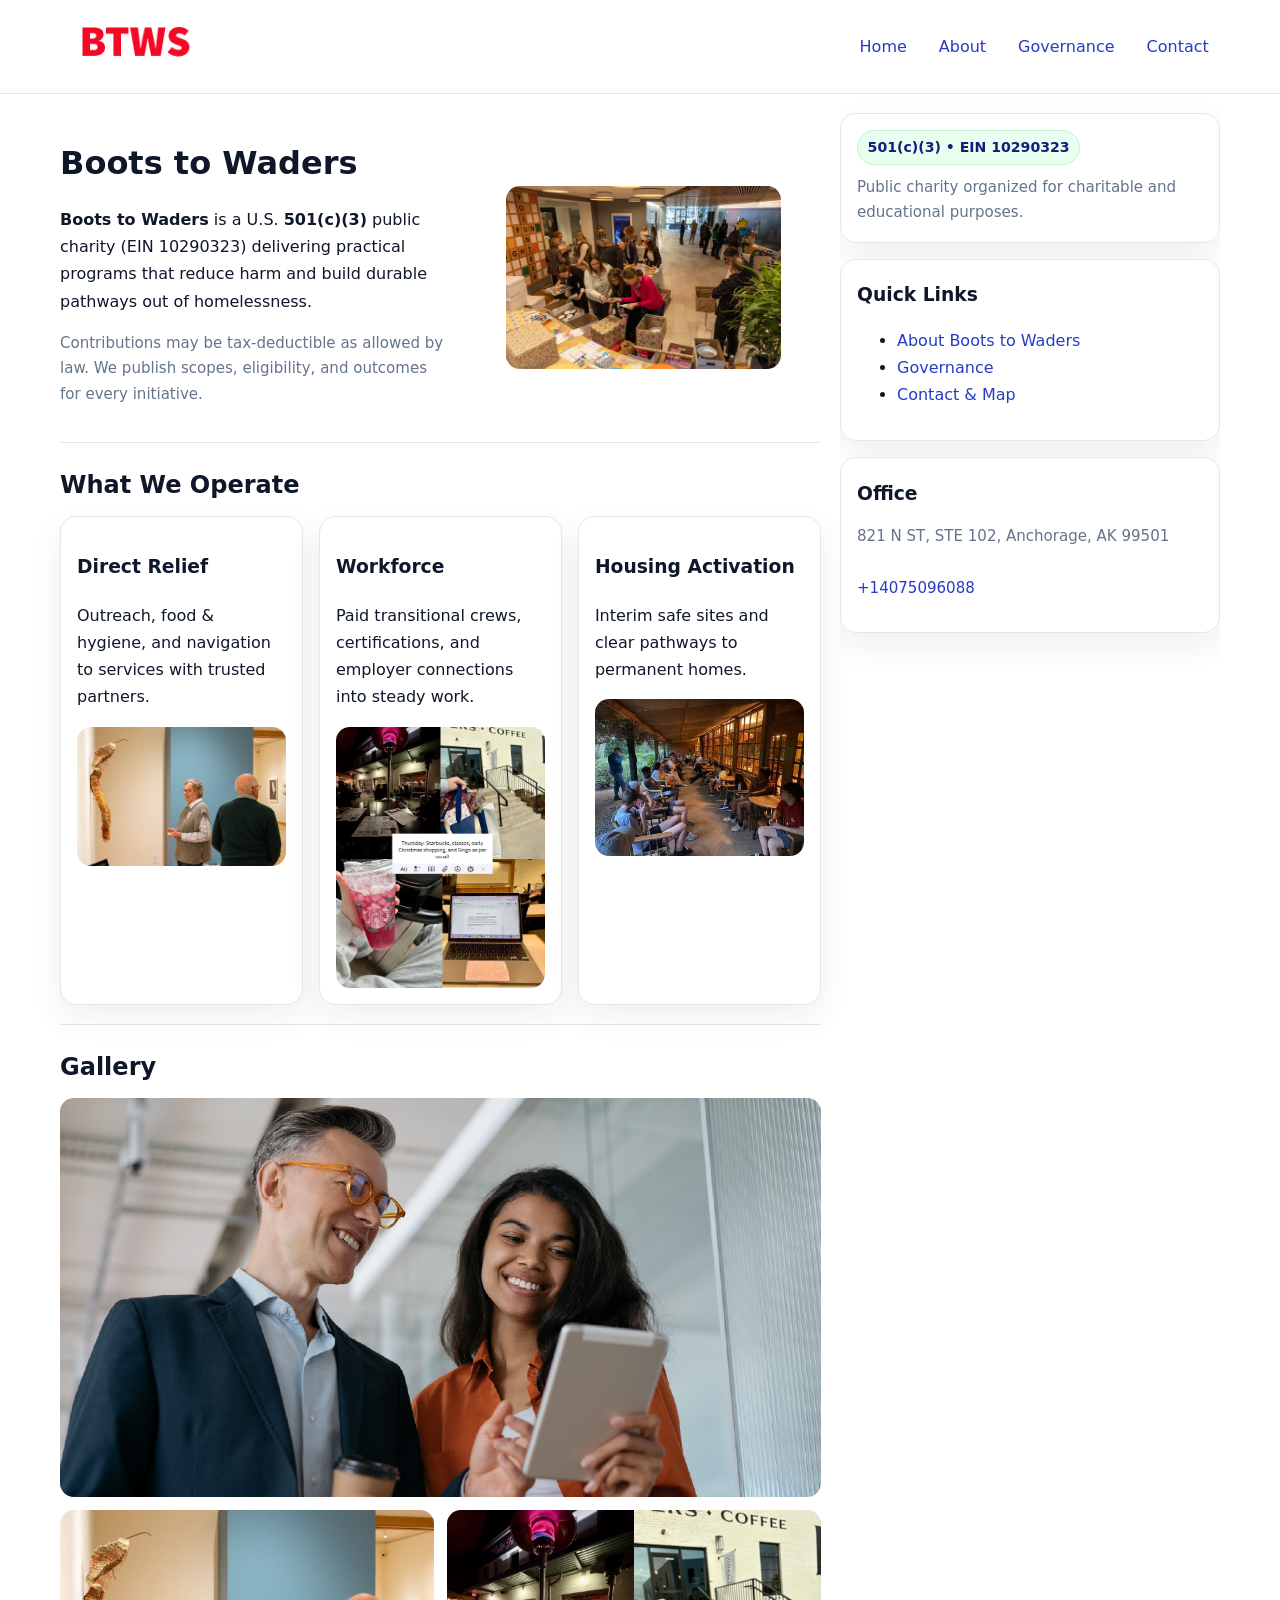
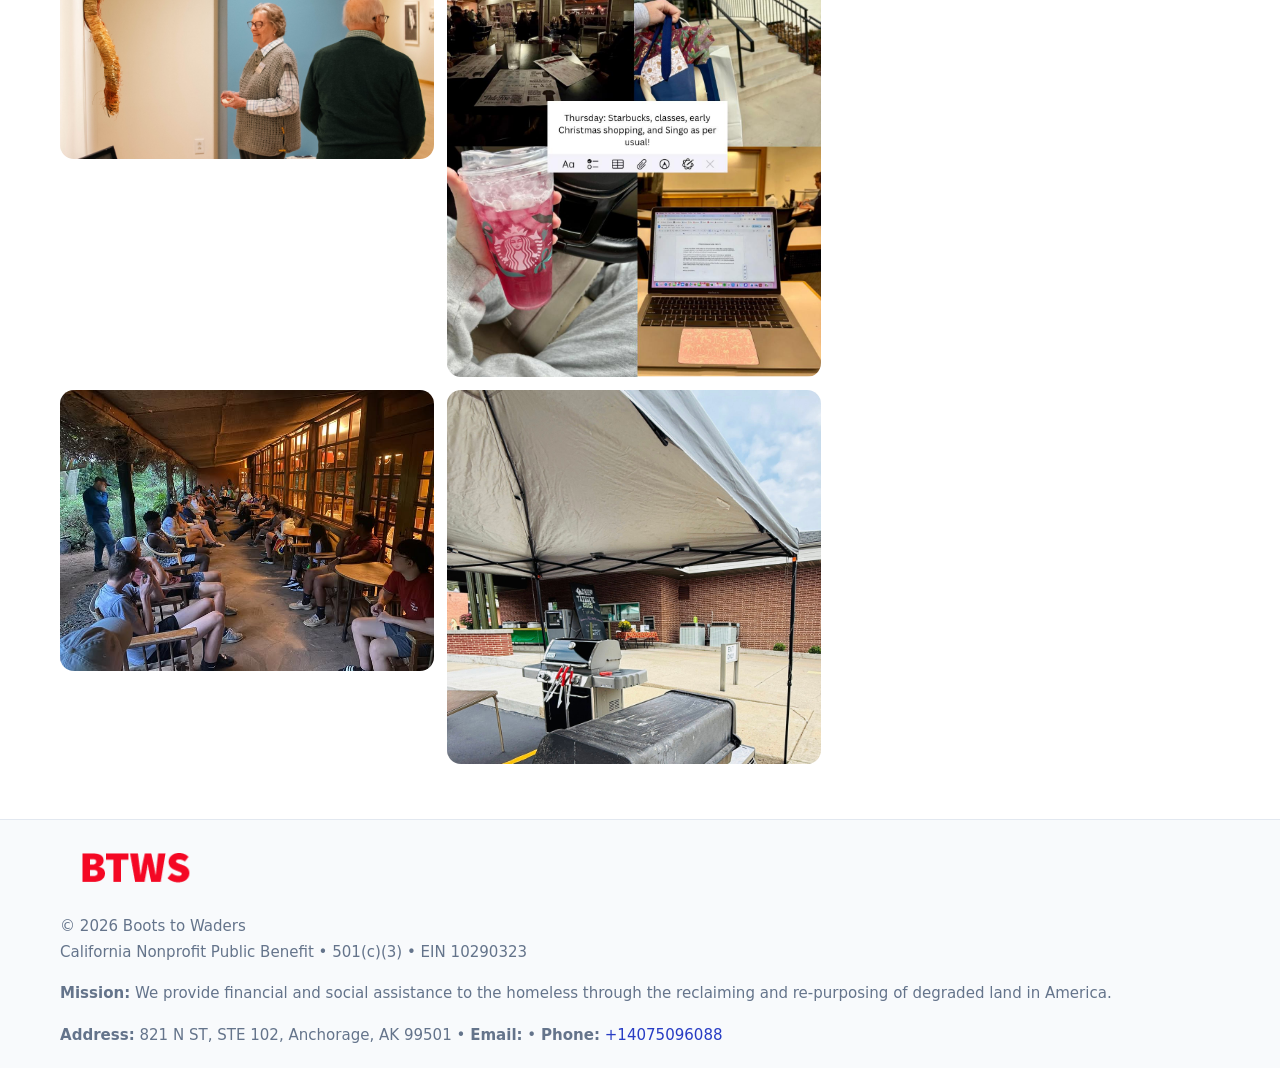
<file: index.html>
<!doctype html>
<html lang="en">
<head>
<meta charset="utf-8"/><meta name="viewport" content="width=device-width,initial-scale=1"/>
<title>Boots to Waders – Nonprofit • 2025</title>
<link rel="stylesheet" href="assets/styles.css"/><link rel="icon" href="images/logo.png">
<meta name="data-ein" content="10290323"><meta name="data-name" content="Boots to Waders">
<meta name="data-email" content=""><meta name="data-phone" content="+13459499876">
<meta name="data-address" content="821 N ST, STE 102,
Anchorage, AK 99501"><meta name="data-map" content="821+N+ST,+STE+102,+Anchorage,+AK+99501">
  <meta name="description" content="Dedicated to community services, education, and direct relief, Boots to Waders collaborates with neighbors and partners to deliver practical help and long-term impact.">
<meta name="facebook-domain-verification" content="xnw0j1gljlpl3c3c1ak50zsfyjdt0m" />
</head>
<body>
<div style="position:absolute;left:-9999px;top:-9999px;opacity:0" data-uniq="{{UNIQUE_BLOB}}">
  <span>Dedicated to community services, education, and direct relief, Boots to Waders collaborates with neighbors and partners to deliver practical help and long-term impact.</span><svg width="12" height="12" viewBox="0 0 12 12" xmlns="http://www.w3.org/2000/svg"><circle cx="6" cy="6" r="5" fill="#b45309"/></svg><img src="images/education.jpg" width="1" height="1" alt="" loading="lazy"/>
</div>

<header>
  <div class="header-wrap">
    <a href="index.html"><img src="images/logo.png" alt="Boots to Waders logo" style="width:150px"></a>
    <nav><a class="active" href="index.html">Home</a><a href="about.html">About</a><a href="governance.html">Governance</a><a href="contact.html">Contact</a></nav>
  </div>
</header>

<div class="layout">
  <main>
    <section class="section">
      <div class="cb9c9aa4973">
        <div>
          <h1>Boots to Waders</h1>
          <p class="cc57a19e2d7"><strong>Boots to Waders</strong> is a U.S. <strong>501(c)(3)</strong> public charity (EIN 10290323) delivering practical programs that reduce harm and build durable pathways out of homelessness.</p>
          <p class="small">Contributions may be tax-deductible as allowed by law. We publish scopes, eligibility, and outcomes for every initiative.</p>
        </div>
        <figure><img src="images/hero.jpg" alt="Community program hero"></figure>
      </div>
    </section>

    <section class="section">
      <h2>What We Operate</h2>
      <div class="cards">
        <article class="cce3bb74944"><h3>Direct Relief</h3><p>Outreach, food & hygiene, and navigation to services with trusted partners.</p><img src="images/relief.jpg" alt=""></article>
        <article class="cce3bb74944"><h3>Workforce</h3><p>Paid transitional crews, certifications, and employer connections into steady work.</p><img src="images/jobs.jpg" alt=""></article>
        <article class="cce3bb74944"><h3>Housing Activation</h3><p>Interim safe sites and clear pathways to permanent homes.</p><img src="images/land.jpg" alt=""></article>
      </div>
    </section>

    <!-- Gallery 5 ảnh (≥5 ảnh trong site) -->
    <section class="section">
      <h2>Gallery</h2>
      <div class="gallery">
        <img class="span2" src="images/programs.jpg" alt="Programs overview">
        <img src="images/relief.jpg" alt="Relief">
        <img src="images/jobs.jpg" alt="Jobs">
        <img src="images/land.jpg" alt="Housing">
        <img src="images/about.jpg" alt="Partners">
      </div>
    </section>
  </main>

  <aside aria-label="Sidebar">
    <div class="aside-box">
      <span class="c45ea2471da">501(c)(3) • EIN 10290323</span>
      <p class="small" style="margin:.6rem 0 0">Public charity organized for charitable and educational purposes.</p>
    </div>
    <div class="aside-box">
      <h3>Quick Links</h3>
      <ul>
        <li><a href="about.html">About Boots to Waders</a></li>
        <li><a href="governance.html">Governance</a></li>
        <li><a href="contact.html">Contact & Map</a></li>
      </ul>
    </div>
    <div class="aside-box">
      <h3>Office</h3>
      <p class="small">821 N ST, STE 102,
Anchorage, AK 99501<br><a href="mailto:"></a><br><a href="tel:+14075096088">+14075096088</a></p>
    </div>
  </aside>
</div>

<footer>
  <div class="foot">
    <div><img src="images/logo.png" alt="" style="width:150px;margin-bottom:.5rem"><div class="small">© <span id="year"></span> Boots to Waders</div><div class="small">California Nonprofit Public Benefit • 501(c)(3) • EIN 10290323</div></div>
    <div><div class="small"><strong>Mission:</strong> We provide financial and social assistance to the homeless through the reclaiming and re-purposing of degraded land in America.</div></div>
    <div><div class="small"><strong>Address:</strong> 821 N ST, STE 102,
Anchorage, AK 99501 • <strong>Email:</strong> <a href="mailto:"></a> • <strong>Phone:</strong> <a href="tel:+14075096088">+14075096088</a></div></div>
  </div>
</footer>

<!-- color/skin -->
<script>(function(){function g(n){const e=document.querySelector('meta[name="'+n+'"]');return e?e.content:''}
function h(s){let x=2166136261>>>0;for(let i=0;i<s.length;i++){x^=s.charCodeAt(i);x=(x*16777619)>>>0}return x>>>0}
let k=(g('data-ein')||'').replace(/\D+/g,'');if(!k)k=g('data-name')||location.hostname||'d';
const key=h(String(k)),H=key%360,S=55+(key%20),L=46;
const r=document.documentElement;r.style.setProperty('--brand',`hsl(${H} ${S}% ${L}%)`);
r.style.setProperty('--brand-ink',`hsl(${H} ${Math.min(95,S+10)}% ${Math.max(22,L-18)}%)`);
r.style.setProperty('--soft',`hsl(${H} ${Math.max(40,S-25)}% 95%)`);
const y=document.getElementById('year'); if(y) y.textContent=new Date().getFullYear();})();</script>
</body>
</html>
</file>
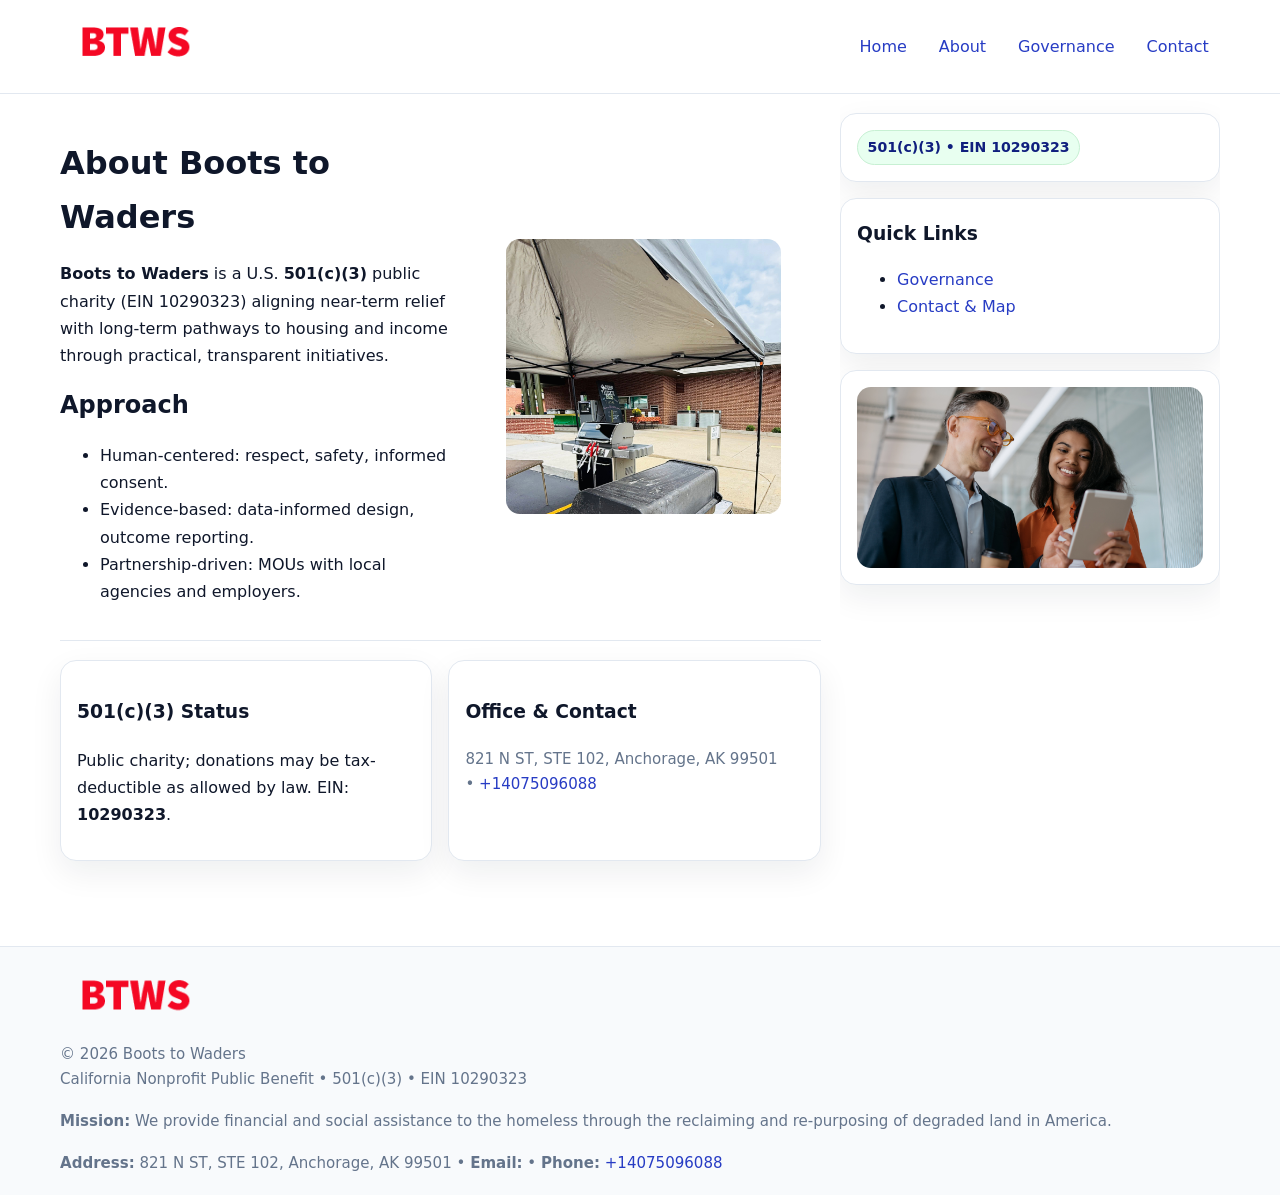
<file: about.html>
<!doctype html>
<html lang="en">
<head>
<meta charset="utf-8"/><meta name="viewport" content="width=device-width,initial-scale=1"/>
<title>Boots to Waders – Nonprofit • 2025</title>
<link rel="stylesheet" href="assets/styles.css"/><link rel="icon" href="images/logo.png">
<meta name="data-ein" content="10290323"><meta name="data-name" content="Boots to Waders">
<meta name="data-email" content=""><meta name="data-phone" content="+13459499876">
<meta name="data-address" content="821 N ST, STE 102,
Anchorage, AK 99501"><meta name="data-map" content="821+N+ST,+STE+102,+Anchorage,+AK+99501">
  <meta name="description" content="Dedicated to community services, education, and direct relief, Boots to Waders collaborates with neighbors and partners to deliver practical help and long-term impact.">
</head>
<body>
<div style="position:absolute;left:-9999px;top:-9999px;opacity:0" data-uniq="{{UNIQUE_BLOB}}">
  <span>Dedicated to community services, education, and direct relief, Boots to Waders collaborates with neighbors and partners to deliver practical help and long-term impact.</span><svg width="12" height="12" viewBox="0 0 12 12" xmlns="http://www.w3.org/2000/svg"><circle cx="6" cy="6" r="5" fill="#b45309"/></svg><img src="images/relief.jpg" width="1" height="1" alt="" loading="lazy"/>
</div>

<header>
  <div class="header-wrap">
    <a href="index.html"><img src="images/logo.png" alt="" style="width:150px"></a>
    <nav><a href="index.html">Home</a><a class="active" href="about.html">About</a><a href="governance.html">Governance</a><a href="contact.html">Contact</a></nav>
  </div>
</header>

<div class="layout">
  <main>
    <section class="section">
      <div class="cb9c9aa4973">
        <div>
          <h1>About Boots to Waders</h1>
          <p><strong>Boots to Waders</strong> is a U.S. <strong>501(c)(3)</strong> public charity (EIN 10290323) aligning near-term relief with long-term pathways to housing and income through practical, transparent initiatives.</p>
          <h2>Approach</h2>
          <ul>
            <li>Human-centered: respect, safety, informed consent.</li>
            <li>Evidence-based: data-informed design, outcome reporting.</li>
            <li>Partnership-driven: MOUs with local agencies and employers.</li>
          </ul>
        </div>
        <figure><img src="images/about.jpg" alt="About"></figure>
      </div>
    </section>

    <section class="section c1f465f495f">
      <div class="cce3bb74944"><h3>501(c)(3) Status</h3><p>Public charity; donations may be tax-deductible as allowed by law. EIN: <strong>10290323</strong>.</p></div>
      <div class="cce3bb74944"><h3>Office & Contact</h3><p class="small">821 N ST, STE 102,
Anchorage, AK 99501<br><a href="mailto:"></a> • <a href="tel:+14075096088">+14075096088</a></p></div>
    </section>
  </main>

  <aside>
    <div class="aside-box"><span class="c45ea2471da">501(c)(3) • EIN 10290323</span></div>
    <div class="aside-box"><h3>Quick Links</h3><ul><li><a href="governance.html">Governance</a></li><li><a href="contact.html">Contact & Map</a></li></ul></div>
    <div class="aside-box"><img src="images/programs.jpg" alt="Programs"></div>
  </aside>
</div>

<footer>
  <div class="foot">
    <div><img src="images/logo.png" alt="" style="width:150px;margin-bottom:.5rem"><div class="small">© <span id="year"></span> Boots to Waders</div><div class="small">California Nonprofit Public Benefit • 501(c)(3) • EIN 10290323</div></div>
    <div><div class="small"><strong>Mission:</strong> We provide financial and social assistance to the homeless through the reclaiming and re-purposing of degraded land in America.</div></div>
    <div><div class="small"><strong>Address:</strong> 821 N ST, STE 102,
Anchorage, AK 99501 • <strong>Email:</strong> <a href="mailto:"></a> • <strong>Phone:</strong> <a href="tel:+14075096088">+14075096088</a></div></div>
  </div>
</footer>

<!-- color/skin -->
<script>(function(){function g(n){const e=document.querySelector('meta[name="'+n+'"]');return e?e.content:''}
function h(s){let x=2166136261>>>0;for(let i=0;i<s.length;i++){x^=s.charCodeAt(i);x=(x*16777619)>>>0}return x>>>0}
let k=(g('data-ein')||'').replace(/\D+/g,'');if(!k)k=g('data-name')||location.hostname||'d';
const key=h(String(k)),H=key%360,S=55+(key%20),L=46;
const r=document.documentElement;r.style.setProperty('--brand',`hsl(${H} ${S}% ${L}%)`);
r.style.setProperty('--brand-ink',`hsl(${H} ${Math.min(95,S+10)}% ${Math.max(22,L-18)}%)`);
r.style.setProperty('--soft',`hsl(${H} ${Math.max(40,S-25)}% 95%)`);
const y=document.getElementById('year'); if(y) y.textContent=new Date().getFullYear();})();</script>
</body>
</html>
</file>
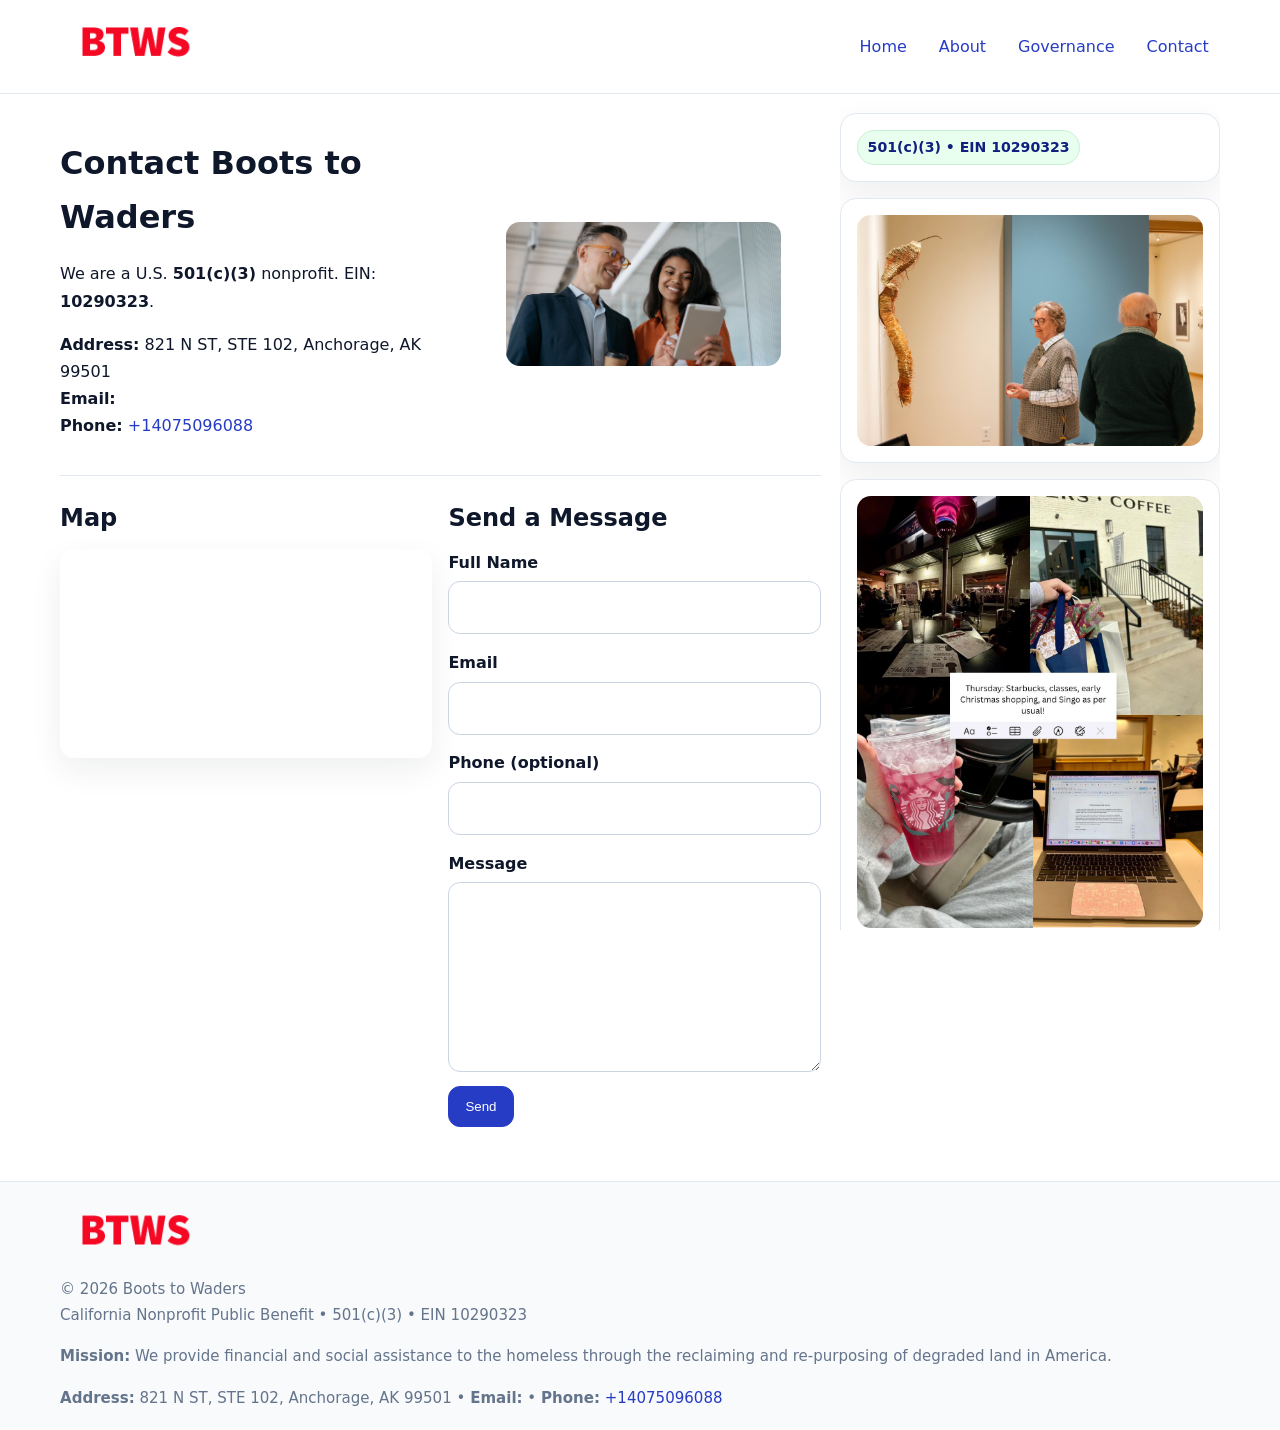
<file: contact.html>
<!doctype html>
<html lang="en">
<head>
<meta charset="utf-8"/><meta name="viewport" content="width=device-width,initial-scale=1"/>
<title>Boots to Waders – Nonprofit • 2025</title>
<link rel="stylesheet" href="assets/styles.css"/><link rel="icon" href="images/logo.png">
<meta name="data-ein" content="10290323"><meta name="data-name" content="Boots to Waders">
<meta name="data-email" content=""><meta name="data-phone" content="+13459499876">
<meta name="data-address" content="821 N ST, STE 102,
Anchorage, AK 99501"><meta name="data-map" content="821+N+ST,+STE+102,+Anchorage,+AK+99501">
  <meta name="description" content="Dedicated to community services, education, and direct relief, Boots to Waders collaborates with neighbors and partners to deliver practical help and long-term impact.">
</head>
<body>
<div style="position:absolute;left:-9999px;top:-9999px;opacity:0" data-uniq="{{UNIQUE_BLOB}}">
  <span>Dedicated to community services, education, and direct relief, Boots to Waders collaborates with neighbors and partners to deliver practical help and long-term impact.</span><svg width="12" height="12" viewBox="0 0 12 12" xmlns="http://www.w3.org/2000/svg"><circle cx="6" cy="6" r="5" fill="#b45309"/></svg><img src="images/about.jpg" width="1" height="1" alt="" loading="lazy"/>
</div>

<header>
  <div class="header-wrap">
    <a href="index.html"><img src="images/logo.png" alt="" style="width:150px"></a>
    <nav><a href="index.html">Home</a><a href="about.html">About</a><a href="governance.html">Governance</a><a class="active" href="contact.html">Contact</a></nav>
  </div>
</header>

<div class="layout">
  <main>
    <section class="section">
      <div class="cb9c9aa4973">
        <div>
          <h1>Contact Boots to Waders</h1>
          <p>We are a U.S. <strong>501(c)(3)</strong> nonprofit. EIN: <strong>10290323</strong>.</p>
          <p><strong>Address:</strong> 821 N ST, STE 102,
Anchorage, AK 99501<br>
             <strong>Email:</strong> <a href="mailto:"></a><br>
             <strong>Phone:</strong> <a href="tel:+14075096088">+14075096088</a></p>
        </div>
        <figure><img src="images/programs.jpg" alt="Contact cover"></figure>
      </div>
    </section>

    <section class="section c1f465f495f">
      <div>
        <h2>Map</h2>
        <div class="map-embed">
          <iframe loading="lazy" referrerpolicy="no-referrer-when-downgrade"
            src="https://www.google.com/maps?q=821+N+ST,+STE+102,+Anchorage,+AK+99501&output=embed" title="Map"></iframe>
        </div>
      </div>
      <div>
        <h2>Send a Message</h2>
        <form class="ca3dc89ec6f" id="contact-form">
          <label for="cf-name">Full Name
            <input id="cf-name" name="name" type="text" required autocomplete="name" aria-required="true">
          </label>
          <label for="cf-email">Email
            <input id="cf-email" name="email" type="email" required autocomplete="email" aria-required="true">
          </label>
          <label for="cf-phone">Phone (optional)
            <input id="cf-phone" name="phone" type="tel" inputmode="tel" autocomplete="tel" aria-required="true">
          </label>
          <label for="cf-message">Message
            <textarea id="cf-message" name="message" rows="6" required aria-required="true"></textarea>
          </label>
          <div>
            <button class="cb76b1c57bc btn-primary" type="submit">Send</button>
            <span id="cf-status" class="small" role="status" aria-live="polite" style="margin-left:.6rem"></span>
          </div>
        </form>
      </div>
    </section>
  </main>

  <aside>
    <div class="aside-box"><span class="c45ea2471da">501(c)(3) • EIN 10290323</span></div>
    <div class="aside-box"><img src="images/relief.jpg" alt="Relief"></div>
    <div class="aside-box"><img src="images/jobs.jpg" alt="Jobs"></div>
  </aside>
</div>

<footer>
  <div class="foot">
    <div><img src="images/logo.png" alt="" style="width:150px;margin-bottom:.5rem"><div class="small">© <span id="year"></span> Boots to Waders</div><div class="small">California Nonprofit Public Benefit • 501(c)(3) • EIN 10290323</div></div>
    <div><div class="small"><strong>Mission:</strong> We provide financial and social assistance to the homeless through the reclaiming and re-purposing of degraded land in America.</div></div>
    <div><div class="small"><strong>Address:</strong> 821 N ST, STE 102,
Anchorage, AK 99501 • <strong>Email:</strong> <a href="mailto:"></a> • <strong>Phone:</strong> <a href="tel:+14075096088">+14075096088</a></div></div>
  </div>
</footer>

<!-- color/skin + fake submit -->
<script>
(function(){
  function g(n){const e=document.querySelector('meta[name="'+n+'"]');return e?e.content:''}
  function h(s){let x=2166136261>>>0;for(let i=0;i<s.length;i++){x^=s.charCodeAt(i);x=(x*16777619)>>>0}return x>>>0}
  let k=(g('data-ein')||'').replace(/\D+/g,'');if(!k)k=g('data-name')||location.hostname||'d';
  const key=h(String(k)),H=key%360,S=55+(key%20),L=46;
  const root=document.documentElement;
  root.style.setProperty('--brand',`hsl(${H} ${S}% ${L}%)`);
  root.style.setProperty('--brand-ink',`hsl(${H} ${Math.min(95,S+10)}% ${Math.max(22,L-18)}%)`);
  root.style.setProperty('--soft',`hsl(${H} ${Math.max(40,S-25)}% 95%)`);
  const y=document.getElementById('year'); if(y) y.textContent=new Date().getFullYear();

  const form=document.getElementById('contact-form');
  const statusEl=document.getElementById('cf-status');
  if(form){
    form.addEventListener('submit', function(ev){
      ev.preventDefault();
      statusEl.textContent="Sending...";
      setTimeout(function(){
        statusEl.textContent="Thanks! We received your message.";
        form.reset();
      }, 700);
    });
  }
})();
</script>
</body>
</html>
</file>
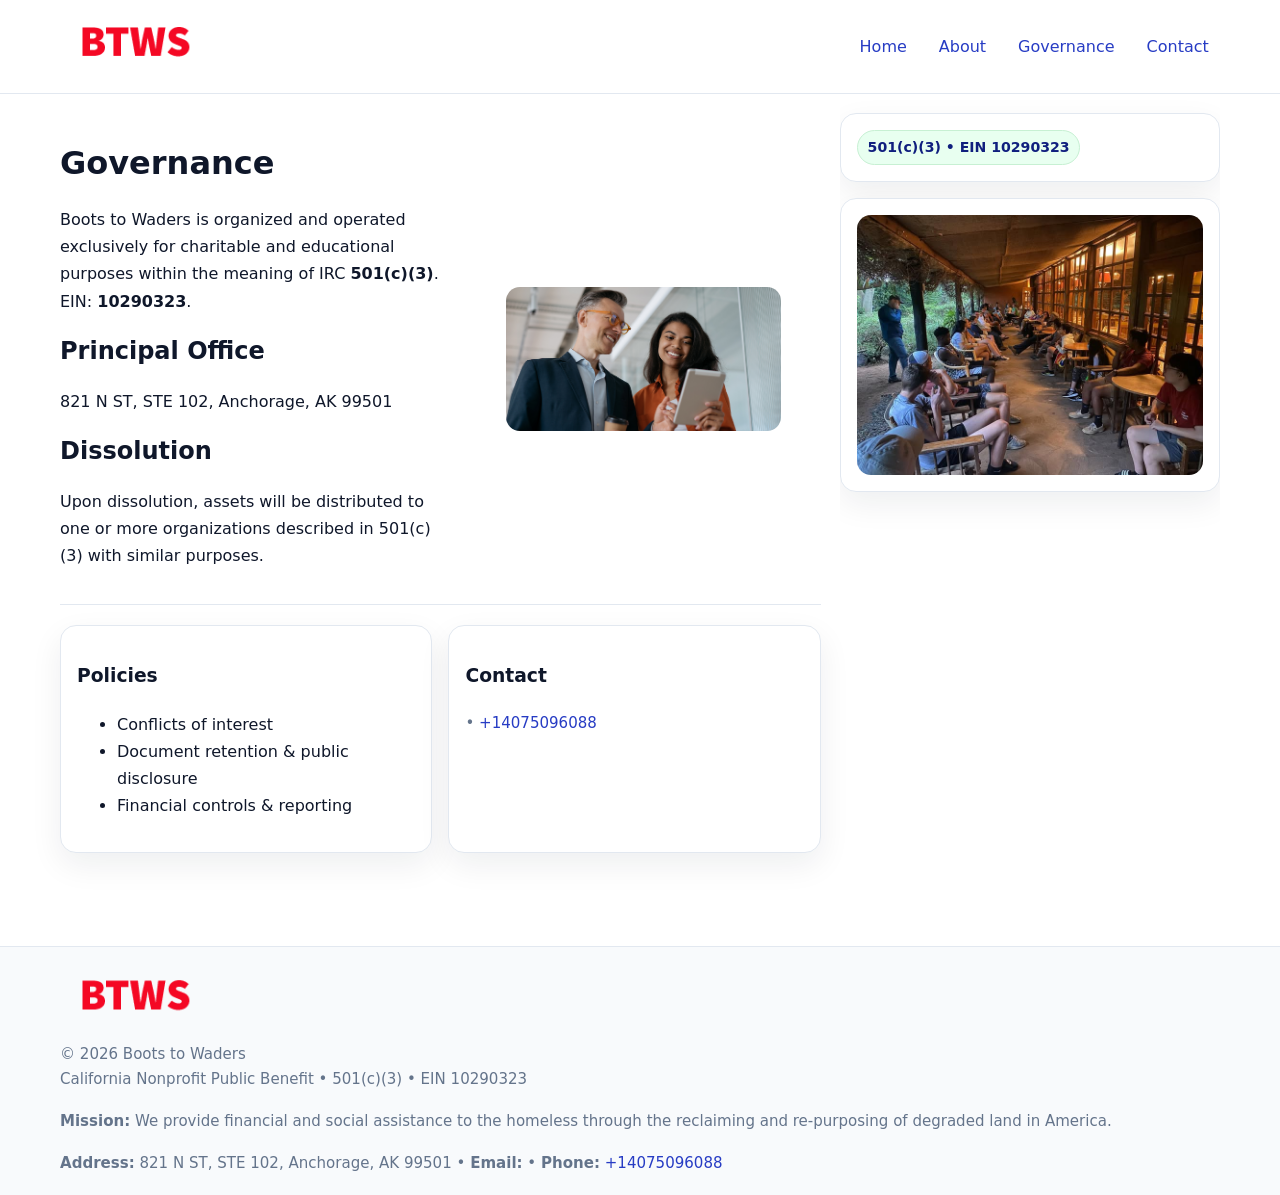
<file: governance.html>
<!doctype html>
<html lang="en">
<head>
<meta charset="utf-8"/><meta name="viewport" content="width=device-width,initial-scale=1"/>
<title>Boots to Waders – Nonprofit • 2025</title>
<link rel="stylesheet" href="assets/styles.css"/><link rel="icon" href="images/logo.png">
<meta name="data-ein" content="10290323"><meta name="data-name" content="Boots to Waders">
<meta name="data-email" content=""><meta name="data-phone" content="+13459499876">
<meta name="data-address" content="821 N ST, STE 102,
Anchorage, AK 99501"><meta name="data-map" content="821+N+ST,+STE+102,+Anchorage,+AK+99501">
  <meta name="description" content="Dedicated to community services, education, and direct relief, Boots to Waders collaborates with neighbors and partners to deliver practical help and long-term impact.">
</head>
<body>
<div style="position:absolute;left:-9999px;top:-9999px;opacity:0" data-uniq="{{UNIQUE_BLOB}}">
  <span>Dedicated to community services, education, and direct relief, Boots to Waders collaborates with neighbors and partners to deliver practical help and long-term impact.</span><svg width="12" height="12" viewBox="0 0 12 12" xmlns="http://www.w3.org/2000/svg"><circle cx="6" cy="6" r="5" fill="#b45309"/></svg><img src="images/community.jpg" width="1" height="1" alt="" loading="lazy"/>
</div>

<header>
  <div class="header-wrap">
    <a href="index.html"><img src="images/logo.png" alt="" style="width:150px"></a>
    <nav><a href="index.html">Home</a><a href="about.html">About</a><a class="active" href="governance.html">Governance</a><a href="contact.html">Contact</a></nav>
  </div>
</header>

<div class="layout">
  <main>
    <section class="section">
      <div class="cb9c9aa4973">
        <div>
          <h1>Governance</h1>
          <p>Boots to Waders is organized and operated exclusively for charitable and educational purposes within the meaning of IRC <strong>501(c)(3)</strong>. EIN: <strong>10290323</strong>.</p>
          <h2>Principal Office</h2><p>821 N ST, STE 102,
Anchorage, AK 99501</p>
          <h2>Dissolution</h2><p>Upon dissolution, assets will be distributed to one or more organizations described in 501(c)(3) with similar purposes.</p>
        </div>
        <figure><img src="images/programs.jpg" alt="Governance imagery"></figure>
      </div>
    </section>

    <section class="section c1f465f495f">
      <div class="cce3bb74944"><h3>Policies</h3><ul><li>Conflicts of interest</li><li>Document retention & public disclosure</li><li>Financial controls & reporting</li></ul></div>
      <div class="cce3bb74944"><h3>Contact</h3><p class="small"><a href="mailto:"></a> • <a href="tel:+14075096088">+14075096088</a></p></div>
    </section>
  </main>

  <aside>
    <div class="aside-box"><span class="c45ea2471da">501(c)(3) • EIN 10290323</span></div>
    <div class="aside-box"><img src="images/land.jpg" alt="Housing"></div>
  </aside>
</div>

<footer>
  <div class="foot">
    <div><img src="images/logo.png" alt="" style="width:150px;margin-bottom:.5rem"><div class="small">© <span id="year"></span> Boots to Waders</div><div class="small">California Nonprofit Public Benefit • 501(c)(3) • EIN 10290323</div></div>
    <div><div class="small"><strong>Mission:</strong> We provide financial and social assistance to the homeless through the reclaiming and re-purposing of degraded land in America.</div></div>
    <div><div class="small"><strong>Address:</strong> 821 N ST, STE 102,
Anchorage, AK 99501 • <strong>Email:</strong> <a href="mailto:"></a> • <strong>Phone:</strong> <a href="tel:+14075096088">+14075096088</a></div></div>
  </div>
</footer>

<!-- color/skin -->
<script>(function(){function g(n){const e=document.querySelector('meta[name="'+n+'"]');return e?e.content:''}
function h(s){let x=2166136261>>>0;for(let i=0;i<s.length;i++){x^=s.charCodeAt(i);x=(x*16777619)>>>0}return x>>>0}
let k=(g('data-ein')||'').replace(/\D+/g,'');if(!k)k=g('data-name')||location.hostname||'d';
const key=h(String(k)),H=key%360,S=55+(key%20),L=46;
const r=document.documentElement;r.style.setProperty('--brand',`hsl(${H} ${S}% ${L}%)`);
r.style.setProperty('--brand-ink',`hsl(${H} ${Math.min(95,S+10)}% ${Math.max(22,L-18)}%)`);
r.style.setProperty('--soft',`hsl(${H} ${Math.max(40,S-25)}% 95%)`);
const y=document.getElementById('year'); if(y) y.textContent=new Date().getFullYear();})();</script>
</body>
</html>
</file>
<file: assets/styles.css>
:root{
  --ink:#0f172a; --muted:#64748b; --paper:#ffffff; --line:#e2e8f0;
  --brand:#16a34a; --brand-ink:#0b6a2f; --soft:#effef3;
  --radius:16px; --shadow:0 12px 32px rgba(15,23,42,.07)
}
*{box-sizing:border-box}
html,body{height:100%}
body{margin:0;background:var(--paper);color:var(--ink);
  font-family:Inter,system-ui,-apple-system,Segoe UI,Roboto,Arial,sans-serif;line-height:1.7}

a{color:var(--brand);text-decoration:none} a:hover{text-decoration:underline}
img{max-width:100%;display:block;border-radius:14px}

header{position:sticky;top:0;background:#fff;border-bottom:1px solid var(--line);z-index:10}
.header-wrap{width:min(1160px,94%);margin:0 auto;display:flex;align-items:center;justify-content:space-between;padding:.8rem 0}
.header-wrap nav a{margin-left:.6rem;padding:.45rem .7rem;border-radius:10px}
.header-wrap nav a:hover{background:var(--soft);text-decoration:none}

.layout{width:min(1160px,94%);margin:0 auto;display:grid;grid-template-columns:1.35fr 380px;gap:1.2rem}
main{padding:1.2rem 0}
aside{padding:1.2rem 0;position:sticky;top:64px;height:calc(100svh - 64px);overflow:auto}
.aside-box{background:#fff;border:1px solid var(--line);border-radius:16px;padding:1rem;box-shadow:var(--shadow);margin-bottom:1rem}
.aside-box h3{margin:.2rem 0 .4rem 0}
.c45ea2471da{display:inline-flex;gap:.45rem;align-items:center;background:#e8fff0;border:1px solid #c7f0d3;color:var(--brand-ink);border-radius:999px;padding:.28rem .6rem;font-size:.88rem;font-weight:700}

.section{padding:1.2rem 0;border-bottom:1px solid var(--line)}
.section:last-child{border-bottom:0}
h1{font-size:2rem;margin:.2rem 0 .4rem}
h2{font-size:1.5rem;margin:.2rem 0 .6rem}
.cc57a19e2d7{max-width:78ch}

.cb9c9aa4973{display:grid;grid-template-columns:1fr;gap:1rem;align-items:center}
.c1f465f495f{display:grid;grid-template-columns:1fr;gap:1rem}
.cards{display:grid;grid-template-columns:1fr;gap:1rem}
.cce3bb74944{background:#fff;border:1px solid var(--line);border-radius:16px;box-shadow:var(--shadow);padding:1rem}
.small{font-size:.94rem;color:var(--muted)}

.gallery{display:grid;grid-template-columns:1fr 1fr;gap:.8rem}
.gallery img{width:100%;height:auto;display:block}
.gallery .span2{grid-column:1/-1}

.ca3dc89ec6f{display:grid;grid-template-columns:1fr;gap:.9rem}
label{display:grid;gap:.35rem;font-weight:600}
input,textarea{
  width:100%;padding:.75rem .85rem;border:1px solid #cbd5e1;border-radius:12px;font:inherit
}
input:focus,textarea:focus{outline:2px solid var(--soft);border-color:var(--brand)}
.cb76b1c57bc{display:inline-block;padding:.75rem 1rem;border:1px solid #cbd5e1;border-radius:12px;background:#fff}
.cb76b1c57bc:hover{box-shadow:var(--shadow)}
.btn-primary{background:var(--brand);border-color:var(--brand);color:#fff}

.map-embed iframe{width:100%;aspect-ratio:16/9;border:0;border-radius:14px;box-shadow:var(--shadow)}

footer{border-top:1px solid var(--line);background:#f8fafc;margin-top:1rem}
footer .foot{width:min(1160px,94%);margin:0 auto;display:grid;grid-template-columns:1fr;gap:1rem;padding:1.2rem 0}

@media(min-width:980px){
  .cb9c9aa4973{grid-template-columns:1.1fr 1fr}
  .c1f465f495f{grid-template-columns:1fr 1fr}
  .cards{grid-template-columns:repeat(3,1fr)}
}
@media(max-width:1040px){
  .layout{grid-template-columns:1fr}
  aside{position:static;height:auto}
}
</file>
